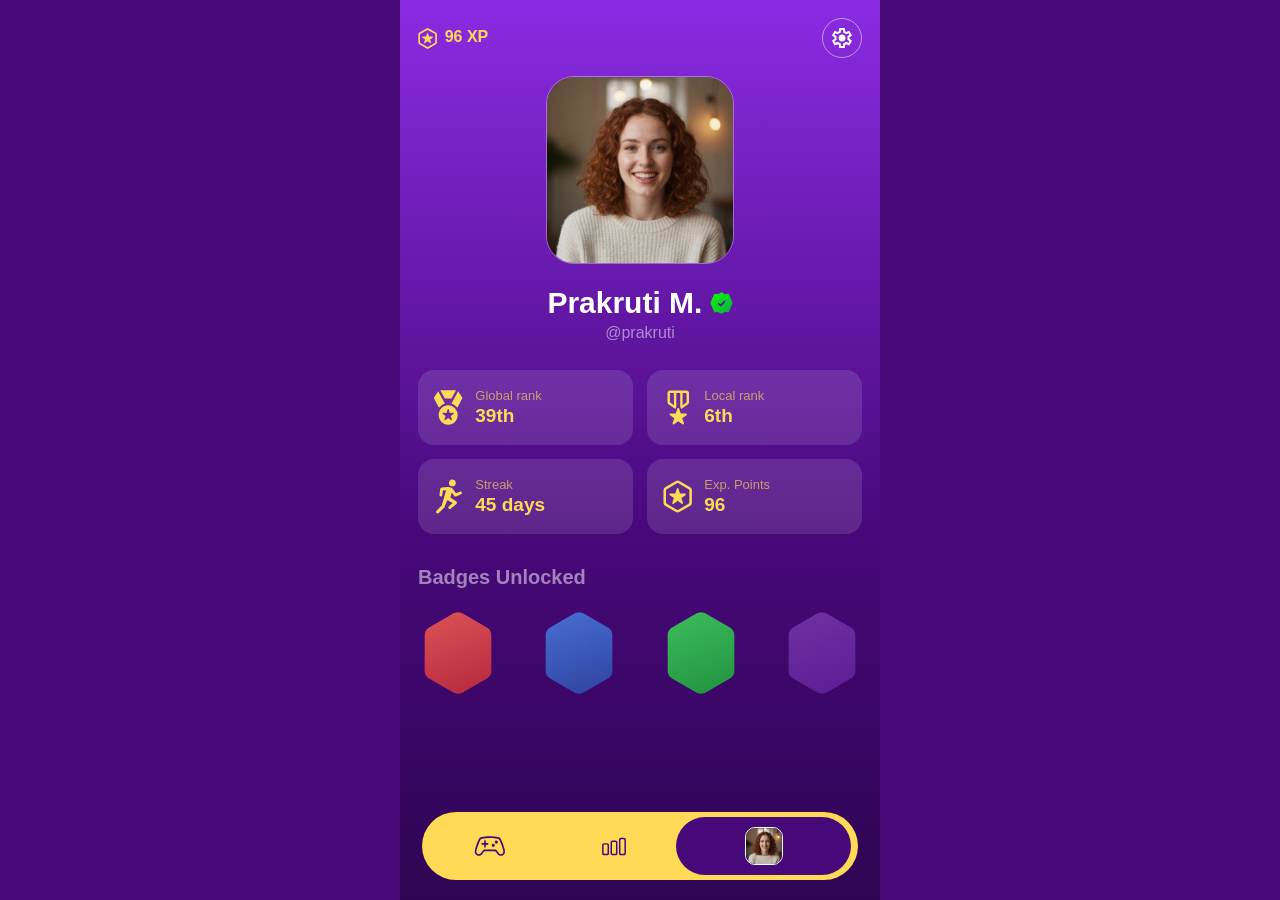
<file: index.html>
<!DOCTYPE html>
<html lang="en">
<head>
  <meta charset="UTF-8">
  <meta name="viewport" content="width=device-width, initial-scale=1.0, maximum-scale=1.0, user-scalable=no">
  <title>Profile</title>
  <link rel="stylesheet" href="styles/styles.css">
</head>
<body>

<div class="phone">

  <!-- Top bar -->
  <div class="topbar">
    <div class="xp-badge">
      <div class="Shape">
        <img src="assets/icons/starshape.svg" class="gear-icon" alt="XP">
      </div>
      <span class="XP">96 XP</span>
    </div>

    <div class="Stack">
      <img src="assets/icons/settinhg-white.svg" class="gear-icon" alt="Settings">
    </div>
  </div>

  <!-- Avatar -->
  <div class="photo-wrap">
    <img src="assets/icons/Silvia.avif" alt="Prakruti M." class="photo">
  </div>

  <!-- Name -->
  <div class="name-row">
    <h1 class="name">Prakruti M.</h1>

    <div class="verified-badge">
      <svg viewBox="0 0 24 24" fill="none">
        <path
          d="M7 12.5L10.5 16L17.5 8.5"
          stroke="#5A1295"
          stroke-width="3"
          stroke-linecap="round"
          stroke-linejoin="round" />
      </svg>
    </div>
  </div>

  <p class="username">@prakruti</p>

  <!-- Stats -->
  <div class="stats-grid">

    <div class="stat-card">
      <img src="assets/icons/globalrank-shape-4.svg" class="stat-icon" alt="">
      <div class="stat-text">
        <span class="stat-label">Global rank</span>
        <span class="stat-value">39th</span>
      </div>
    </div>

    <div class="stat-card">
      <img src="assets/icons/localrank-shape-3.svg" class="stat-icon" alt="">
      <div class="stat-text">
        <span class="stat-label">Local rank</span>
        <span class="stat-value">6th</span>
      </div>
    </div>

    <div class="stat-card">
      <img src="assets/icons/streak-shape-2.svg" class="stat-icon" alt="">
      <div class="stat-text">
        <span class="stat-label">Streak</span>
        <span class="stat-value">45 days</span>
      </div>
    </div>

    <div class="stat-card">
      <img src="assets/icons/starshape.svg" class="stat-icon" alt="">
      <div class="stat-text">
        <span class="stat-label">Exp. Points</span>
        <span class="stat-value">96</span>
      </div>
    </div>

  </div>

  <!-- Badges -->
  <h2 class="badges-title">Badges Unlocked</h2>

  <div class="badges-row">
    <div class="badge badge-red"></div>
    <div class="badge badge-blue"></div>
    <div class="badge badge-green"></div>
    <div class="badge badge-purple"></div>
  </div>

  <!-- Bottom Navigation -->
  <nav class="bottom-nav">

    <button class="play" type="button" aria-label="Play">
      <img
        src="assets/icons/joystick-symbol.svg"
        class="controller-icon"
        alt="">
    </button>

    <button class="analyse" type="button" aria-label="Statistics">
      <img
        src="assets/icons/barchart-symbol.svg"
        class="barchart-symbol"
        alt="">
    </button>

    <button class="profile" type="button" aria-label="Profile">
      <div class="avatar">
        <img
          src="assets/icons/Silvia.avif"
          class="avatar-img"
          alt="Profile">
      </div>
    </button>

  </nav>

</div>

</body>
</html>
</file>
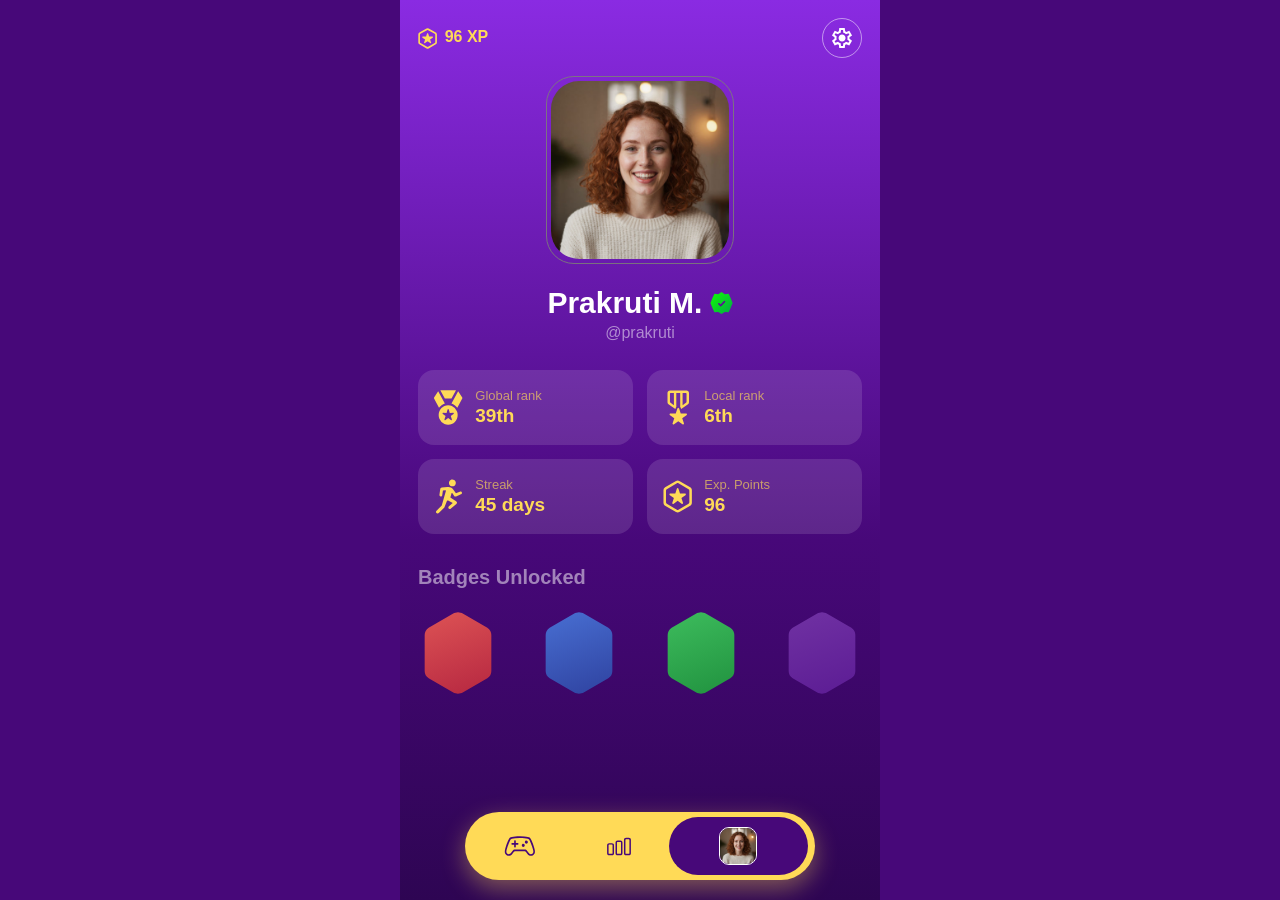
<file: first.html>
<!DOCTYPE html>
<html lang="en">
<head>
  <meta charset="UTF-8">
  <meta name="viewport" content="width=device-width, initial-scale=1.0, maximum-scale=1.0, user-scalable=no">
  <title>Profile</title>
  <link rel="stylesheet" href="styles/first.css">
</head>
<body>

<div class="phone">

  <!-- Top bar -->
  <div class="topbar">
    <div class="xp-badge">
      <div class="Shape">
        <img src="assets/icons/starshape.svg" class="gear-icon" alt="XP">
      </div>
      <span class="XP">96 XP</span>
    </div>

    <div class="Stack">
      <img src="assets/icons/settinhg-white.svg" class="gear-icon" alt="Settings">
    </div>
  </div>

  <!-- Avatar -->
  <div class="photo-wrap">
    <img src="assets/icons/Silvia.avif" alt="Prakruti M." class="photo">
  </div>

  <!-- Name -->
  <div class="name-row">
    <h1 class="name">Prakruti M.</h1>

    <div class="verified-badge">
      <svg viewBox="0 0 24 24" fill="none">
        <path
          d="M7 12.5L10.5 16L17.5 8.5"
          stroke="#5A1295"
          stroke-width="3"
          stroke-linecap="round"
          stroke-linejoin="round" />
      </svg>
    </div>
  </div>

  <p class="username">@prakruti</p>

  <!-- Stats -->
  <div class="stats-grid">

    <div class="stat-card">
      <img src="assets/icons/globalrank-shape-4.svg" class="stat-icon" alt="">
      <div class="stat-text">
        <span class="stat-label">Global rank</span>
        <span class="stat-value">39th</span>
      </div>
    </div>

    <div class="stat-card">
      <img src="assets/icons/localrank-shape-3.svg" class="stat-icon" alt="">
      <div class="stat-text">
        <span class="stat-label">Local rank</span>
        <span class="stat-value">6th</span>
      </div>
    </div>

    <div class="stat-card">
      <img src="assets/icons/streak-shape-2.svg" class="stat-icon" alt="">
      <div class="stat-text">
        <span class="stat-label">Streak</span>
        <span class="stat-value">45 days</span>
      </div>
    </div>

    <div class="stat-card">
      <img src="assets/icons/starshape.svg" class="stat-icon" alt="">
      <div class="stat-text">
        <span class="stat-label">Exp. Points</span>
        <span class="stat-value">96</span>
      </div>
    </div>

  </div>

  <!-- Badges -->
  <h2 class="badges-title">Badges Unlocked</h2>

  <div class="badges-row">
    <div class="badge badge-red"></div>
    <div class="badge badge-blue"></div>
    <div class="badge badge-green"></div>
    <div class="badge badge-purple"></div>
  </div>

  <!-- Bottom Navigation -->
  <nav class="bottom-nav">

    <button class="play" type="button" aria-label="Play">
      <img
        src="assets/icons/joystick-symbol.svg"
        class="controller-icon"
        alt="">
    </button>

    <button class="analyse" type="button" aria-label="Statistics">
      <img
        src="assets/icons/barchart-symbol.svg"
        class="barchart-symbol"
        alt="">
    </button>

    <button class="profile" type="button" aria-label="Profile">
      <div class="avatar">
        <img
          src="assets/icons/Silvia.avif"
          class="avatar-img"
          alt="Profile">
      </div>
    </button>

  </nav>

</div>

</body>
</html>
</file>
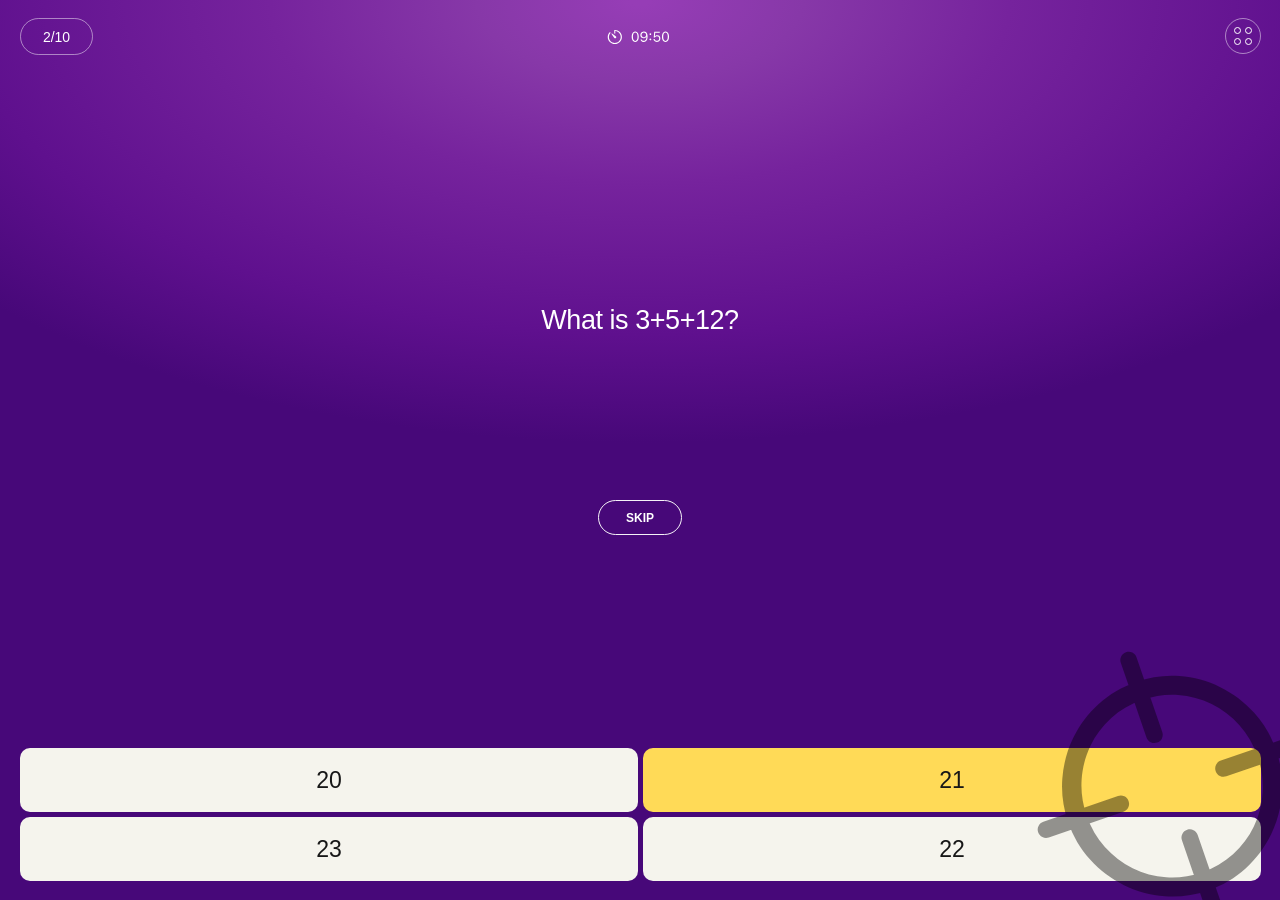
<file: secondpage.html>
<!DOCTYPE html>
<html lang="en">
<head>
    <meta charset="UTF-8">

    <meta
        name="viewport"
        content="width=device-width, initial-scale=1.0, viewport-fit=cover"
    >

    <title>Quiz</title>

    <link rel="stylesheet" href="styles/secondpage.css">
</head>

<body>

    <!-- Desktop shows this as a mobile-sized screen -->
    <!-- <div class="mobile-preview"> -->

        <main class="quiz-screen">

            <!-- =========================
                 TOP PROGRESS
            ========================== -->

            <div class="progress">
                2/10
            </div>


            <!-- =========================
                 TIMER
            ========================== -->

            <div class="timer">

               <img
        src="assets/Stack 4.svg"
        class="timer-icon"
        alt="Timer"
    >

            </div>


            <!-- =========================
                 MENU
            ========================== -->

            <button class="menu-button">

                <span></span>
                <span></span>
                <span></span>
                <span></span>

            </button>


            <!-- =========================
                 QUESTION
            ========================== -->

            <div class="question">
                What is 3+5+12?
            </div>


            <!-- =========================
                 SKIP
            ========================== -->

            <button class="skip-button">
                SKIP
            </button>


            <!-- =========================
                 ANSWERS
            ========================== -->

            <div class="answers">

                <button class="answer">
                    20
                </button>

                <button class="answer selected">
                    21
                </button>

                <button class="answer">
                    23
                </button>

                <button class="answer">
                    22
                </button>

            </div>


            <!-- =========================
                 YOUR DECORATION IMAGE
            ========================== -->

            <img
                src="assets/Shape.svg"
                class="quiz-decoration"
                alt=""
            >

        </main>

    <!-- </div> -->

</body>
</html>
</file>
<file: styles/styles.css>
/* ============================
   RESET
============================ */
* {
  margin: 0;
  padding: 0;
  box-sizing: border-box;
}

body {
  font-family: 'SpaceGrotesk-Light_', -apple-system, BlinkMacSystemFont, sans-serif;
  background-color: #470879;
}

/* ============================
   PHONE / PAGE WRAPPER
   (mobile-only, flexbox column)
============================ */
.phone {
  width: 100%;
  max-width: 480px;
  min-height: 100vh;
  margin: 0 auto;
  display: flex;
  flex-direction: column;
  align-items: center;
  background: linear-gradient(180deg, #8a2be2 0%, #470879 60%, #2e0553 100%);
padding:18px 18px 100px;
  overflow-x: hidden;
}

/* ============================
   TOP BAR
============================ */
.topbar {
  width: 100%;
  display: flex;
  flex-direction: row;
  justify-content: space-between;
  align-items: center;
  margin-bottom: 18px;
}

.xp-badge {
  display: flex;
  flex-direction: row;
  align-items: center;
  gap: 8px;
}

/* Star shape (given as solid block clipped to star) */
.Shape {
  /* width: 18.7px;
  height: 21px;
  flex-grow: 0;
  background-color: #ffda57;
  clip-path: polygon(
    50% 0%, 61% 35%, 98% 35%, 68% 57%,
    79% 91%, 50% 70%, 21% 91%, 32% 57%,
    2% 35%, 39% 35%
  ); */
  width: 18.7px;
  height: 21px;
  flex-grow: 0;
  /* background-color: #ffda57; */
}

.XP {
  width: 44px;
  height: 21px;
  flex-grow: 0;
  font-family: SpaceGrotesk-Light_, sans-serif;
  font-size: 16px;
  font-weight: bold;
  font-stretch: normal;
  font-style: normal;
  line-height: normal;
  letter-spacing: normal;
  color: #ffda57;
  white-space: nowrap;
}

/* Settings gear circle */
.Stack {
  width: 40px;
  height: 40px;
  flex-grow: 0;
  display: flex;
  flex-direction: column;
  justify-content: center;
  align-items: center;
  padding: 7px;
  border-radius: 35px;
  border: solid 1px rgba(255, 255, 255, 0.5);
}

.gear-icon {
  width: 100%;
  height: 100%;
  object-fit: contain;
}

/* ============================
   PROFILE PHOTO
============================ */
.photo-wrap {
  width: 188px;
  height: 188px;
  border-radius: 28px;
  overflow: hidden;
  border: 1px solid rgba(255, 255, 255, 0.35);
  margin-bottom: 22px;
}

.photo {
  width: 100%;
  height: 100%;
  object-fit: cover;
  display: block;
}

/* ============================
   NAME
============================ */
.name-row {
  display: flex;
  flex-direction: row;
  align-items: center;
  gap: 8px;
  margin-bottom: 4px;
}

.name {
  font-size: 30px;
  font-weight: 700;
  color: #ffffff;
}

/* .verified-badge {
  width: 22px;
  height: 22px;
  object-fit: contain;
} */
 .verified-badge {
  width: 22.2px;
  height: 22.2px;
  flex-grow: 0;
  background-image: linear-gradient(135deg, #11fd00, #00aa49 100%);
  clip-path: polygon(
    50% 0%,
    65% 10%,
    82% 8%,
    90% 25%,
    100% 50%,
    90% 75%,
    82% 92%,
    65% 90%,
    50% 100%,
    35% 90%,
    18% 92%,
    10% 75%,
    0% 50%,
    10% 25%,
    18% 8%,
    35% 10%
  );
  display: flex;
  align-items: center;
  justify-content: center;
}

.verified-badge svg {
  width: 13px;
  height: 13px;
}

.username {
  font-size: 16px;
  color: rgba(255, 255, 255, 0.5);
  margin-bottom: 28px;
}

/* ============================
   STATS GRID (built with flexbox, not grid)
============================ */
.stats-grid {
  width: 100%;
  display: flex;
  flex-direction: row;
  flex-wrap: wrap;
  gap: 14px;
  margin-bottom: 32px;
}

.stat-card {
  flex: 1 1 calc(50% - 7px);
  min-width: calc(50% - 7px);
  display: flex;
  flex-direction: row;
  align-items: center;
  gap: 12px;
  background-color: rgba(255, 255, 255, 0.12);
  border-radius: 16px;
  padding: 18px 16px;
}

.stat-icon {
  width: 29.3px;
  height: 34.7px;
  flex-grow: 0;
  object-fit: contain;
  flex-shrink: 0;
}

.stat-text {
  display: flex;
  flex-direction: column;
  gap: 2px;
}

.stat-label {
  font-size: 13px;
  color: rgba(255, 218, 87, 0.65);
}

.stat-value {
  font-size: 19px;
  font-weight: bold;
  color: #ffda57;
}

/* ============================
   BADGES
============================ */
.badges-title {
  width: 100%;
  font-size: 20px;
  font-weight: bold;
  color: rgba(255, 255, 255, 0.5);
  margin-bottom: 18px;
}

.badges-row {
  width: 100%;
  display: flex;
  flex-direction: row;
  justify-content: space-between;
  align-items: center;
  gap: 10px;
  margin-bottom: 20px;
}

.badge {
    width: 80px;          /* Increase this value */
  height: 92px;         /* Increase this value */

  flex: none;

  -webkit-mask: url("../assets/icons/hexagon-badge2.svg") center/contain no-repeat;
  mask: url("../assets/icons/hexagon-badge2.svg") center/contain no-repeat;
}
.badge-red {
  background: linear-gradient(160deg, #e05656, #b3243f);
}

.badge-blue {
  background: linear-gradient(160deg, #4a72d6, #2d3f9c);
}

.badge-green {
  background: linear-gradient(160deg, #3fbf5f, #1f8f3d);
}

.badge-purple {
  background: linear-gradient(160deg, #a15fd6, #7a2fbf);
  opacity: 0.5;
}

/* ============================
   BOTTOM NAV
============================ */
.bottom-nav {
  position: fixed;
  left: 50%;
  bottom: 20px;
  transform: translateX(-50%);

  width: calc(100% - 44px);
  max-width: 436px;
  height: 68px;

  display: flex;
  align-items: center;

  padding: 5px;

  background: #ffda57;
  border-radius: 50px;
  box-sizing: border-box;
}

/* ===========================
   NEW: Reset default button styles
   Removes browser's gray button background
=========================== */
.play,
.analyse,
.profile {
  border: none;
  outline: none;
  appearance: none;
  -webkit-appearance: none;
  background: transparent;
  padding: 0;
  margin: 0;
  cursor: pointer;
  font: inherit;
}

/* ---------- Play ---------- */

.play {
  flex: 1;
  height: 100%;

  display: flex;
  justify-content: center;
  align-items: center;

  border-radius: 50px;
}

.controller-icon {
  width: 31px;
  height: 20px;
  object-fit: contain;
}

/* ---------- Analyse ---------- */

.analyse {
  flex: 1;
  height: 100%;

  display: flex;
  justify-content: center;
  align-items: center;

  border-radius: 50px;
}

.barchart-symbol {
  width: 25px;
  height: 19px;
  object-fit: contain;
}

/* ---------- Profile ---------- */

.profile {
  flex: 1.4;

  height: 100%;

  display: flex;
  justify-content: center;
  align-items: center;

  /* Override transparent button background */
  background: #470879;

  border-radius: 999px;

  /* Slight offset to match Zeplin */
  margin-right: 2px;
}

/* ---------- Avatar ---------- */

.avatar {
  width: 38px;
  height: 38px;

  border: 1px solid #fff;
  border-radius: 10px;

  overflow: hidden;

  display: flex;
  justify-content: center;
  align-items: center;

  flex-shrink: 0;
}

.avatar-img {
  width: 100%;
  height: 100%;
  object-fit: cover;
  display: block;
}

/* ===========================
   OPTIONAL
   If some browsers still show
   a gray button background,
   uncomment this block.
=========================== */

/*
button {
  all: unset;
  box-sizing: border-box;
}
*/
/* ============================
   SMALL SCREEN TWEAKS
============================ */
@media (max-width: 360px) {
  .photo-wrap {
    width: 170px;
    height: 170px;
  }

  .name {
    font-size: 24px;
  }
}
</file>
<file: styles/first.css>
/* ============================
   RESET
============================ */
* {
  margin: 0;
  padding: 0;
  box-sizing: border-box;
}

body {
  font-family: 'SpaceGrotesk-Light_', -apple-system, BlinkMacSystemFont, sans-serif;
  background-color: #470879;
}

/* ============================
   PHONE / PAGE WRAPPER
   (mobile-only, flexbox column)
============================ */
.phone {
  width: 100%;
  max-width: 480px;
  min-height: 100vh;
  margin: 0 auto;
  display: flex;
  flex-direction: column;
  align-items: center;
  background: linear-gradient(180deg, #8a2be2 0%, #470879 60%, #2e0553 100%);
padding:18px 18px 100px;
  overflow-x: hidden;
}

/* ============================
   TOP BAR
============================ */
.topbar {
  width: 100%;
  display: flex;
  flex-direction: row;
  justify-content: space-between;
  align-items: center;
  margin-bottom: 18px;
}

.xp-badge {
  display: flex;
  flex-direction: row;
  align-items: center;
  gap: 8px;
}

/* Star shape (given as solid block clipped to star) */
.Shape {
  width: 18.7px;
  height: 21px;
  flex-grow: 0;
}

.XP {
  width: 44px;
  height: 21px;
  flex-grow: 0;
  font-family: SpaceGrotesk-Light_, sans-serif;
  font-size: 16px;
  font-weight: bold;
  font-stretch: normal;
  font-style: normal;
  line-height: normal;
  letter-spacing: normal;
  color: #ffda57;
  white-space: nowrap;
}

/* Settings gear circle */
.Stack {
  width: 40px;
  height: 40px;
  flex-grow: 0;
  display: flex;
  flex-direction: column;
  justify-content: center;
  align-items: center;
  padding: 7px;
  border-radius: 35px;
  border: solid 1px rgba(255, 255, 255, 0.5);
}

.gear-icon {
  width: 100%;
  height: 100%;
  object-fit: contain;
}

/* ============================
   PROFILE PHOTO
============================ */
.photo-wrap {
  width: 188px;
  height: 188px;
  border-radius: 28px;
  overflow: hidden;
  border: 1.5px solid rgba(125, 123, 123, 0.9);
  margin-bottom: 22px;
  padding: 4px;
}

.photo {
  width: 100%;
  height: 100%;
  object-fit: cover;
  display: block;
  border-radius: 28px;
}

/* ============================
   NAME
============================ */
.name-row {
  display: flex;
  flex-direction: row;
  align-items: center;
  gap: 8px;
  margin-bottom: 4px;
}

.name {
  font-size: 30px;
  font-weight: 700;
  color: #ffffff;
}

.verified-badge {
  width: 22.2px;
  height: 22.2px;
  flex-grow: 0;
  background-image: linear-gradient(135deg, #11fd00, #00aa49 100%);
  clip-path: polygon(
    50% 0%,
    65% 10%,
    82% 8%,
    90% 25%,
    100% 50%,
    90% 75%,
    82% 92%,
    65% 90%,
    50% 100%,
    35% 90%,
    18% 92%,
    10% 75%,
    0% 50%,
    10% 25%,
    18% 8%,
    35% 10%
  );
  display: flex;
  align-items: center;
  justify-content: center;
}

.verified-badge svg {
  width: 13px;
  height: 13px;
}

.username {
  font-size: 16px;
  color: rgba(255, 255, 255, 0.5);
  margin-bottom: 28px;
}

/* ============================
   STATS GRID (built with flexbox, not grid)
============================ */
.stats-grid {
  width: 100%;
  display: flex;
  flex-direction: row;
  flex-wrap: wrap;
  gap: 14px;
  margin-bottom: 32px;
}

.stat-card {
  flex: 1 1 calc(50% - 7px);
  min-width: calc(50% - 7px);
  display: flex;
  flex-direction: row;
  align-items: center;
  gap: 12px;
  background-color: rgba(255, 255, 255, 0.12);
  border-radius: 16px;
  padding: 18px 16px;
}

.stat-icon {
  width: 29.3px;
  height: 34.7px;
  flex-grow: 0;
  object-fit: contain;
  flex-shrink: 0;
}

.stat-text {
  display: flex;
  flex-direction: column;
  gap: 2px;
}

.stat-label {
  font-size: 13px;
  color: rgba(255, 218, 87, 0.65);
}

.stat-value {
  font-size: 19px;
  font-weight: bold;
  color: #ffda57;
}

/* ============================
   BADGES
============================ */
.badges-title {
  width: 100%;
  font-size: 20px;
  font-weight: bold;
  color: rgba(255, 255, 255, 0.5);
  margin-bottom: 18px;
}

.badges-row {
  width: 100%;
  display: flex;
  flex-direction: row;
  justify-content: space-between;
  align-items: center;
  gap: 10px;
  margin-bottom: 20px;
}

.badge {
  width: 80px;
  height: 92px;

  flex: none;

  /* Inlined as base64 data URI so it works even when the file is opened
     directly via file:// (Chrome blocks external SVG mask files in that case) */
  -webkit-mask: url("[data-uri]") center/contain no-repeat;
  mask: url("[data-uri]") center/contain no-repeat;
}
.badge-red {
  background: linear-gradient(160deg, #e05656, #b3243f);
}

.badge-blue {
  background: linear-gradient(160deg, #4a72d6, #2d3f9c);
}

.badge-green {
  background: linear-gradient(160deg, #3fbf5f, #1f8f3d);
}

.badge-purple {
  background: linear-gradient(160deg, #a15fd6, #7a2fbf);
  opacity: 0.5;
}

/* ============================
   BOTTOM NAV
============================ */
.bottom-nav {
  position: fixed;
  left: 50%;
  bottom: 20px;
  transform: translateX(-50%);

  width: calc(100% - 44px);
  max-width: 350px;
  height: 68px;

  display: flex;
  align-items: center;

  padding: 5px;

  background: #ffda57;
  border-radius: 50px;
  box-sizing: border-box;

  overflow: hidden;
  box-shadow: 0 8px 24px rgba(255, 218, 87, 0.4);
}

.play,
.analyse,
.profile {
  border: none;
  outline: none;
  appearance: none;
  -webkit-appearance: none;
  background: transparent;
  padding: 0;
  margin: 0;
  cursor: pointer;
  font: inherit;
}

.play {
  flex: 1;
  height: 100%;

  display: flex;
  justify-content: center;
  align-items: center;

  border-radius: 50px;
}

.controller-icon {
  width: 31px;
  height: 20px;
  object-fit: contain;
}

.analyse {
  flex: 1;
  height: 100%;

  display: flex;
  justify-content: center;
  align-items: center;

  border-radius: 50px;
}

.barchart-symbol {
  width: 25px;
  height: 19px;
  object-fit: contain;
}

.profile {
  flex: 1.4;

  height: 100%;

  display: flex;
  justify-content: center;
  align-items: center;

  background: #470879;

  border-radius: 999px;

  margin-right: 2px;
}

.avatar {
  width: 38px;
  height: 38px;

  border: 1px solid #fff;
  border-radius: 10px;

  overflow: hidden;

  display: flex;
  justify-content: center;
  align-items: center;

  flex-shrink: 0;
}

.avatar-img {
  width: 100%;
  height: 100%;
  object-fit: cover;
  display: block;
}

/* ============================
   SMALL SCREEN TWEAKS
============================ */
@media (max-width: 360px) {
  .photo-wrap {
    width: 170px;
    height: 170px;
  }

  .name {
    font-size: 24px;
  }
}
</file>
<file: styles/secondpage.css>
/* =====================================================
   RESET
===================================================== */

* {
    margin: 0;
    padding: 0;
    box-sizing: border-box;
}

html,
body {
    width: 100%;
    height: 100%;
}

body {
    overflow: hidden;

    font-family:
        Arial,
        Helvetica,
        sans-serif;

    background: #24002f;
}


/* =====================================================
   DESKTOP AREA

   The actual quiz remains a 360px mobile screen.
===================================================== */

/* .mobile-preview {
    width: 100%;
    height: 100dvh;

    display: flex;
    align-items: center;
    justify-content: center;

    overflow: hidden;
} */


/* =====================================================
   MOBILE SCREEN
===================================================== */

.quiz-screen {
    position: relative;

    width: 100%;
    height: 100dvh;

    flex: 0 0 360px;

    overflow: hidden;

    background:
        radial-gradient(
            ellipse 85% 60% at 50% 0%,
            #963db6 1%,
            #8738a8 15%,
            #76239d 34%,
            #5f108e 62%,
            #470879 82%
        );

    color: #ffffff;
display: flex;
    align-items: center;
    justify-content: center;
    isolation: isolate;
    overflow: hidden;
}


/* =====================================================
   PROGRESS - 2/10
===================================================== */

.progress {
    position: absolute;

    top: 18px;
    left: 20px;

    width: 73px;
    height: 37px;

    display: flex;
    align-items: center;
    justify-content: center;

    border: 1px solid rgba(255, 255, 255, 0.48);

    border-radius: 22px;

    color: #ffffff;

    font-size: 14px;
    font-weight: 400;

    line-height: 1;

    z-index: 20;
}


/* =====================================================
   TIMER
===================================================== */

.timer {
    position: absolute;

    top: 29px;
    left: 50%;

    transform: translateX(-50%);

    width: auto;
    height: 16px;

    display: flex;
    align-items: center;

    z-index: 20;
}

.timer-icon {
    display: block;

    width: auto;
    height: 106px;

    object-fit: contain;
}
/* =====================================================
   CLOCK
===================================================== */

.clock {
    position: relative;

    width: 13px;
    height: 13px;

    display: block;

    border: 1.6px solid #ffffff;

    border-radius: 50%;
}


/* clock hand */

.clock-hand {
    position: absolute;

    width: 1.5px;
    height: 4px;

    left: 5px;
    top: 2px;

    background: #ffffff;

    border-radius: 2px;

    transform-origin: bottom center;

    transform: rotate(-8deg);
}


/* little clock tail */

.clock-hand::after {
    content: "";

    position: absolute;

    width: 4px;
    height: 1.5px;

    left: 0;
    bottom: -1px;

    background: #ffffff;

    border-radius: 2px;

    transform-origin: left center;

    transform: rotate(40deg);
}


/* =====================================================
   TOP RIGHT MENU
===================================================== */

.menu-button {
    position: absolute;

    top: 18px;
    right: 19px;

    width: 36px;
    height: 36px;

    padding: 0;

    display: grid;

    grid-template-columns: 7px 7px;
    grid-template-rows: 7px 7px;

    align-content: center;
    justify-content: center;

    gap: 4px;

    background: transparent;

    border: 1px solid rgba(255, 255, 255, 0.48);

    border-radius: 50%;

    z-index: 20;
}


/* four circles */

.menu-button span {
    width: 7px;
    height: 7px;

    display: block;

    border: 1.2px solid #ffffff;

    border-radius: 50%;
}


/* =====================================================
   QUESTION
===================================================== */

.question {
    position: absolute;

    top: 304px;
    left: 0;

    width: 100%;

    padding: 0 10px;

    text-align: center;

    color: #ffffff;

    font-size: 27px;

    font-weight: 400;

    line-height: 1.2;

    letter-spacing: -0.45px;

    z-index: 15;
}


/* =====================================================
   SKIP BUTTON
===================================================== */

.skip-button {
    position: absolute;

    top: 500px;
    left: 50%;

    transform: translateX(-50%);

    width: 84px;
    height: 35px;

    padding: 0;

    display: flex;
    align-items: center;
    justify-content: center;

    background: transparent;

    border: 1px solid rgba(255, 255, 255, 0.95);

    border-radius: 20px;

    color: #ffffff;

    font-family: Arial, Helvetica, sans-serif;

    font-size: 12px;
    font-weight: 700;

    line-height: 1;

    z-index: 20;

    cursor: pointer;

    -webkit-tap-highlight-color: transparent;
}


/* =====================================================
   ANSWERS
===================================================== */

.answers {
    position: absolute;

    left: 20px;
    right: 19px;

    bottom: 19px;

    height: 133px;

    display: grid;

    grid-template-columns:
        minmax(0, 1fr)
        minmax(0, 1fr);

    grid-template-rows:
        64px
        64px;

    column-gap: 5px;
    row-gap: 5px;

    z-index: 5;
}


/* =====================================================
   ANSWER BUTTON
===================================================== */

.answer {
    width: 100%;
    height: 64px;

    padding: 0;

    display: flex;
    align-items: center;
    justify-content: center;

    border: none;

    border-radius: 10px;

    background: #f5f4ed;

    color: #171717;

    font-family:
        Arial,
        Helvetica,
        sans-serif;

    font-size: 23px;

    font-weight: 400;

    line-height: 1;

    cursor: pointer;

    -webkit-tap-highlight-color: transparent;
}


/* selected answer */

.answer.selected {
    background: #ffda57;
}


/* =====================================================
   YOUR EXISTING GREY DECORATION IMAGE
===================================================== */

.quiz-decoration {
    position: absolute;

    /*
       Adjust these two values if your
       original image has slightly different
       transparent spacing.
    */

    width: 362px;
    height: auto;

    right: -74px;
    bottom: -68px;

    display: block;

    object-fit: contain;

    z-index: 10;

    pointer-events: none;

    user-select: none;
     opacity: 0.40;
}


/* =====================================================
   IMPORTANT:
   KEEP THE DECORATION ABOVE ANSWERS

   z-index order:

   Background        = base
   Answers           = 5
   Decoration image  = 10
   Question          = 15
   Top controls      = 20
===================================================== */


/* =====================================================
   MOBILE BROWSER SUPPORT
===================================================== */

@supports not (height: 100dvh) {

    .mobile-preview {
        height: 100vh;
    }
}
</file>
